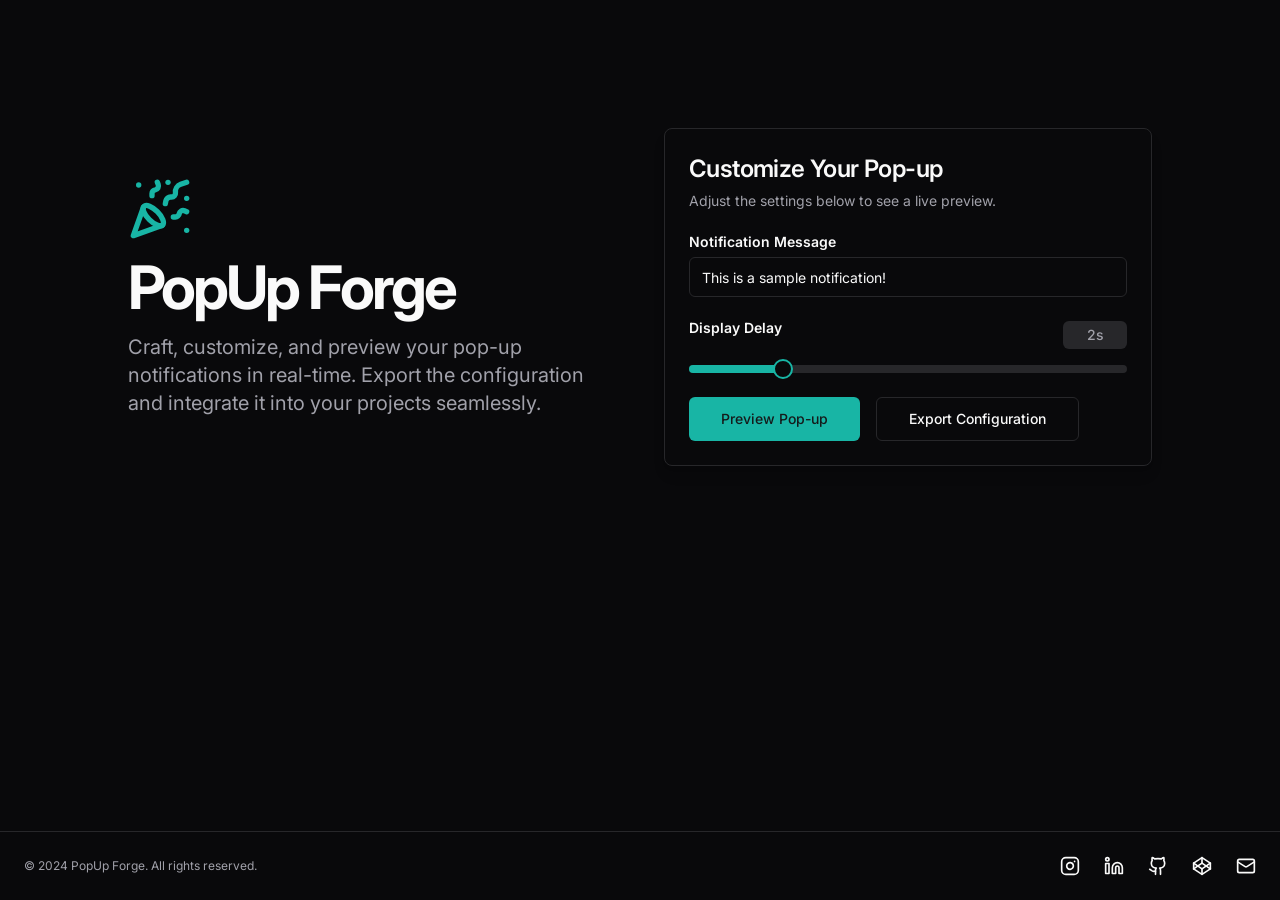
<file: index.html>
<!DOCTYPE html><html lang="en"><head><meta charSet="utf-8"/><meta name="viewport" content="width=device-width, initial-scale=1"/><link rel="stylesheet" href="/_next/static/css/1f546e625f0b1be4.css" data-precedence="next"/><link rel="preload" as="script" fetchPriority="low" href="/_next/static/chunks/webpack-60d835819e29e072.js"/><script src="/_next/static/chunks/4bd1b696-4ad49f259c53d116.js" async=""></script><script src="/_next/static/chunks/684-bbfe0267f30642c5.js" async=""></script><script src="/_next/static/chunks/main-app-c777dd2b097de2ef.js" async=""></script><script src="/_next/static/chunks/953-ff05b79c971ea845.js" async=""></script><script src="/_next/static/chunks/174-5eb8240b5723b1c1.js" async=""></script><script src="/_next/static/chunks/app/layout-72eefaa8c554e6e2.js" async=""></script><script src="/_next/static/chunks/325-f4b0b71ff6b018e4.js" async=""></script><script src="/_next/static/chunks/app/page-fd4b67199dbb5f19.js" async=""></script><link rel="preconnect" href="https://fonts.googleapis.com"/><link rel="preconnect" href="https://fonts.gstatic.com" crossorigin="anonymous"/><link href="https://fonts.googleapis.com/css2?family=Inter&amp;display=swap" rel="stylesheet"/><title>PopUp Forge</title><meta name="description" content="A customizable pop-up notification creator app, designed for previewing website notifications."/><link rel="icon" href="/favicon.ico" type="image/x-icon" sizes="16x16"/><script>document.querySelectorAll('body link[rel="icon"], body link[rel="apple-touch-icon"]').forEach(el => document.head.appendChild(el))</script><script src="/_next/static/chunks/polyfills-42372ed130431b0a.js" noModule=""></script></head><body class="font-body antialiased"><div class="flex min-h-screen w-full flex-col dark"><main class="flex-1"><section class="w-full py-12 md:py-24 lg:py-32"><div class="container px-4 md:px-6"><div class="mx-auto grid max-w-5xl items-center gap-6 lg:grid-cols-2 lg:gap-12"><div class="flex flex-col justify-center space-y-4"><svg xmlns="http://www.w3.org/2000/svg" width="24" height="24" viewBox="0 0 24 24" fill="none" stroke="currentColor" stroke-width="2" stroke-linecap="round" stroke-linejoin="round" class="lucide lucide-party-popper h-16 w-16 text-primary"><path d="M5.8 11.3 2 22l10.7-3.79"></path><path d="M4 3h.01"></path><path d="M22 8h.01"></path><path d="M15 2h.01"></path><path d="M22 20h.01"></path><path d="m22 2-2.24.75a2.9 2.9 0 0 0-1.96 3.12c.1.86-.57 1.63-1.45 1.63h-.38c-.86 0-1.6.6-1.76 1.44L14 10"></path><path d="m22 13-.82-.33c-.86-.34-1.82.2-1.98 1.11c-.11.7-.72 1.22-1.43 1.22H17"></path><path d="m11 2 .33.82c.34.86-.2 1.82-1.11 1.98C9.52 4.9 9 5.52 9 6.23V7"></path><path d="M11 13c1.93 1.93 2.83 4.17 2 5-.83.83-3.07-.07-5-2-1.93-1.93-2.83-4.17-2-5 .83-.83 3.07.07 5 2Z"></path></svg><h1 class="text-4xl font-bold tracking-tighter sm:text-5xl xl:text-6xl/none">PopUp Forge</h1><p class="max-w-[600px] text-muted-foreground md:text-xl">Craft, customize, and preview your pop-up notifications in real-time. Export the configuration and integrate it into your projects seamlessly.</p></div><div class="rounded-lg border bg-card text-card-foreground shadow-lg"><div class="flex flex-col space-y-1.5 p-6"><div class="font-semibold tracking-tight text-2xl">Customize Your Pop-up</div><div class="text-sm text-muted-foreground">Adjust the settings below to see a live preview.</div></div><div class="p-6 pt-0 space-y-6"><div class="grid w-full items-center gap-2"><label class="text-sm leading-none peer-disabled:cursor-not-allowed peer-disabled:opacity-70 font-semibold" for="message">Notification Message</label><input type="text" class="flex h-10 w-full rounded-md border border-input bg-background px-3 py-2 text-base ring-offset-background file:border-0 file:bg-transparent file:text-sm file:font-medium file:text-foreground placeholder:text-muted-foreground focus-visible:outline-none focus-visible:ring-2 focus-visible:ring-ring focus-visible:ring-offset-2 disabled:cursor-not-allowed disabled:opacity-50 md:text-sm" id="message" placeholder="Enter notification text..." value="This is a sample notification!"/></div><div class="grid w-full items-center gap-4"><div class="flex justify-between"><label class="text-sm leading-none peer-disabled:cursor-not-allowed peer-disabled:opacity-70 font-semibold" for="delay">Display Delay</label><span class="w-16 rounded-md bg-muted px-2 py-1 text-center text-sm font-medium text-muted-foreground">2<!-- -->s</span></div><span dir="ltr" data-orientation="horizontal" aria-disabled="false" class="relative flex touch-none select-none items-center w-full" id="delay" style="--radix-slider-thumb-transform:translateX(-50%)"><span data-orientation="horizontal" class="relative h-2 w-full grow overflow-hidden rounded-full bg-secondary"><span data-orientation="horizontal" class="absolute h-full bg-primary" style="left:0%;right:80%"></span></span><span style="transform:var(--radix-slider-thumb-transform);position:absolute;left:calc(0% + 0px)"><span role="slider" aria-valuemin="0" aria-valuemax="10" aria-orientation="horizontal" data-orientation="horizontal" tabindex="0" class="block h-5 w-5 rounded-full border-2 border-primary bg-background ring-offset-background transition-colors focus-visible:outline-none focus-visible:ring-2 focus-visible:ring-ring focus-visible:ring-offset-2 disabled:pointer-events-none disabled:opacity-50" style="display:none" data-radix-collection-item=""></span><input style="display:none"/></span></span></div></div><div class="items-center flex justify-start gap-4 p-6 pt-0"><button class="inline-flex items-center justify-center gap-2 whitespace-nowrap text-sm font-medium ring-offset-background transition-colors focus-visible:outline-none focus-visible:ring-2 focus-visible:ring-ring focus-visible:ring-offset-2 disabled:pointer-events-none disabled:opacity-50 [&amp;_svg]:pointer-events-none [&amp;_svg]:size-4 [&amp;_svg]:shrink-0 bg-primary text-primary-foreground hover:bg-primary/90 h-11 rounded-md px-8">Preview Pop-up</button><button class="inline-flex items-center justify-center gap-2 whitespace-nowrap text-sm font-medium ring-offset-background transition-colors focus-visible:outline-none focus-visible:ring-2 focus-visible:ring-ring focus-visible:ring-offset-2 disabled:pointer-events-none disabled:opacity-50 [&amp;_svg]:pointer-events-none [&amp;_svg]:size-4 [&amp;_svg]:shrink-0 border border-input bg-background hover:bg-accent hover:text-accent-foreground h-11 rounded-md px-8">Export Configuration</button></div></div></div></div></section></main><footer class="flex flex-col gap-2 sm:flex-row py-6 w-full shrink-0 items-center px-4 md:px-6 border-t"><p class="text-xs text-muted-foreground">© 2024 PopUp Forge. All rights reserved.</p><div class="sm:ml-auto flex gap-4 sm:gap-6"><a href="https://www.instagram.com/girish_lade_/" target="_blank" rel="noopener noreferrer" class="text-xs hover:underline underline-offset-4"><svg xmlns="http://www.w3.org/2000/svg" width="24" height="24" viewBox="0 0 24 24" fill="none" stroke="currentColor" stroke-width="2" stroke-linecap="round" stroke-linejoin="round" class="lucide lucide-instagram h-5 w-5 hover:text-primary"><rect width="20" height="20" x="2" y="2" rx="5" ry="5"></rect><path d="M16 11.37A4 4 0 1 1 12.63 8 4 4 0 0 1 16 11.37z"></path><line x1="17.5" x2="17.51" y1="6.5" y2="6.5"></line></svg></a><a href="https://www.linkedin.com/in/girish-lade-075bba201/" target="_blank" rel="noopener noreferrer" class="text-xs hover:underline underline-offset-4"><svg xmlns="http://www.w3.org/2000/svg" width="24" height="24" viewBox="0 0 24 24" fill="none" stroke="currentColor" stroke-width="2" stroke-linecap="round" stroke-linejoin="round" class="lucide lucide-linkedin h-5 w-5 hover:text-primary"><path d="M16 8a6 6 0 0 1 6 6v7h-4v-7a2 2 0 0 0-2-2 2 2 0 0 0-2 2v7h-4v-7a6 6 0 0 1 6-6z"></path><rect width="4" height="12" x="2" y="9"></rect><circle cx="4" cy="4" r="2"></circle></svg></a><a href="https://github.com/girishlade111" target="_blank" rel="noopener noreferrer" class="text-xs hover:underline underline-offset-4"><svg xmlns="http://www.w3.org/2000/svg" width="24" height="24" viewBox="0 0 24 24" fill="none" stroke="currentColor" stroke-width="2" stroke-linecap="round" stroke-linejoin="round" class="lucide lucide-github h-5 w-5 hover:text-primary"><path d="M15 22v-4a4.8 4.8 0 0 0-1-3.5c3 0 6-2 6-5.5.08-1.25-.27-2.48-1-3.5.28-1.15.28-2.35 0-3.5 0 0-1 0-3 1.5-2.64-.5-5.36-.5-8 0C6 2 5 2 5 2c-.3 1.15-.3 2.35 0 3.5A5.403 5.403 0 0 0 4 9c0 3.5 3 5.5 6 5.5-.39.49-.68 1.05-.85 1.65-.17.6-.22 1.23-.15 1.85v4"></path><path d="M9 18c-4.51 2-5-2-7-2"></path></svg></a><a href="https://codepen.io/Girish-Lade-the-looper" target="_blank" rel="noopener noreferrer" class="text-xs hover:underline underline-offset-4"><svg xmlns="http://www.w3.org/2000/svg" width="24" height="24" viewBox="0 0 24 24" fill="none" stroke="currentColor" stroke-width="2" stroke-linecap="round" stroke-linejoin="round" class="lucide lucide-codepen h-5 w-5 hover:text-primary"><polygon points="12 2 22 8.5 22 15.5 12 22 2 15.5 2 8.5 12 2"></polygon><line x1="12" x2="12" y1="22" y2="15.5"></line><polyline points="22 8.5 12 15.5 2 8.5"></polyline><polyline points="2 15.5 12 8.5 22 15.5"></polyline><line x1="12" x2="12" y1="2" y2="8.5"></line></svg></a><a href="mailto:girishlade111@gmail.com" class="text-xs hover:underline underline-offset-4"><svg xmlns="http://www.w3.org/2000/svg" width="24" height="24" viewBox="0 0 24 24" fill="none" stroke="currentColor" stroke-width="2" stroke-linecap="round" stroke-linejoin="round" class="lucide lucide-mail h-5 w-5 hover:text-primary"><rect width="20" height="16" x="2" y="4" rx="2"></rect><path d="m22 7-8.97 5.7a1.94 1.94 0 0 1-2.06 0L2 7"></path></svg></a></div></footer></div><!--$--><!--/$--><!--$--><!--/$--><div role="region" aria-label="Notifications (F8)" tabindex="-1" style="pointer-events:none"><ol tabindex="-1" class="fixed top-0 z-[100] flex max-h-screen w-full flex-col-reverse p-4 sm:bottom-0 sm:right-0 sm:top-auto sm:flex-col md:max-w-[420px]"></ol></div><script src="/_next/static/chunks/webpack-60d835819e29e072.js" async=""></script><script>(self.__next_f=self.__next_f||[]).push([0])</script><script>self.__next_f.push([1,"1:\"$Sreact.fragment\"\n2:I[7555,[],\"\"]\n3:I[1295,[],\"\"]\n4:I[2558,[\"953\",\"static/chunks/953-ff05b79c971ea845.js\",\"174\",\"static/chunks/174-5eb8240b5723b1c1.js\",\"177\",\"static/chunks/app/layout-72eefaa8c554e6e2.js\"],\"Toaster\"]\n5:I[894,[],\"ClientPageRoot\"]\n6:I[4596,[\"953\",\"static/chunks/953-ff05b79c971ea845.js\",\"325\",\"static/chunks/325-f4b0b71ff6b018e4.js\",\"974\",\"static/chunks/app/page-fd4b67199dbb5f19.js\"],\"default\"]\n9:I[9665,[],\"MetadataBoundary\"]\nb:I[9665,[],\"OutletBoundary\"]\ne:I[4911,[],\"AsyncMetadataOutlet\"]\n10:I[9665,[],\"ViewportBoundary\"]\n12:I[6614,[],\"\"]\n:HL[\"/_next/static/css/1f546e625f0b1be4.css\",\"style\"]\n"])</script><script>self.__next_f.push([1,"0:{\"P\":null,\"b\":\"L8crcnRuLRQBDF53UA9oc\",\"p\":\"\",\"c\":[\"\",\"\"],\"i\":false,\"f\":[[[\"\",{\"children\":[\"__PAGE__\",{}]},\"$undefined\",\"$undefined\",true],[\"\",[\"$\",\"$1\",\"c\",{\"children\":[[[\"$\",\"link\",\"0\",{\"rel\":\"stylesheet\",\"href\":\"/_next/static/css/1f546e625f0b1be4.css\",\"precedence\":\"next\",\"crossOrigin\":\"$undefined\",\"nonce\":\"$undefined\"}]],[\"$\",\"html\",null,{\"lang\":\"en\",\"suppressHydrationWarning\":true,\"children\":[[\"$\",\"head\",null,{\"children\":[[\"$\",\"link\",null,{\"rel\":\"preconnect\",\"href\":\"https://fonts.googleapis.com\"}],[\"$\",\"link\",null,{\"rel\":\"preconnect\",\"href\":\"https://fonts.gstatic.com\",\"crossOrigin\":\"anonymous\"}],[\"$\",\"link\",null,{\"href\":\"https://fonts.googleapis.com/css2?family=Inter\u0026display=swap\",\"rel\":\"stylesheet\"}]]}],[\"$\",\"body\",null,{\"className\":\"font-body antialiased\",\"suppressHydrationWarning\":true,\"children\":[[\"$\",\"$L2\",null,{\"parallelRouterKey\":\"children\",\"error\":\"$undefined\",\"errorStyles\":\"$undefined\",\"errorScripts\":\"$undefined\",\"template\":[\"$\",\"$L3\",null,{}],\"templateStyles\":\"$undefined\",\"templateScripts\":\"$undefined\",\"notFound\":[[[\"$\",\"title\",null,{\"children\":\"404: This page could not be found.\"}],[\"$\",\"div\",null,{\"style\":{\"fontFamily\":\"system-ui,\\\"Segoe UI\\\",Roboto,Helvetica,Arial,sans-serif,\\\"Apple Color Emoji\\\",\\\"Segoe UI Emoji\\\"\",\"height\":\"100vh\",\"textAlign\":\"center\",\"display\":\"flex\",\"flexDirection\":\"column\",\"alignItems\":\"center\",\"justifyContent\":\"center\"},\"children\":[\"$\",\"div\",null,{\"children\":[[\"$\",\"style\",null,{\"dangerouslySetInnerHTML\":{\"__html\":\"body{color:#000;background:#fff;margin:0}.next-error-h1{border-right:1px solid rgba(0,0,0,.3)}@media (prefers-color-scheme:dark){body{color:#fff;background:#000}.next-error-h1{border-right:1px solid rgba(255,255,255,.3)}}\"}}],[\"$\",\"h1\",null,{\"className\":\"next-error-h1\",\"style\":{\"display\":\"inline-block\",\"margin\":\"0 20px 0 0\",\"padding\":\"0 23px 0 0\",\"fontSize\":24,\"fontWeight\":500,\"verticalAlign\":\"top\",\"lineHeight\":\"49px\"},\"children\":404}],[\"$\",\"div\",null,{\"style\":{\"display\":\"inline-block\"},\"children\":[\"$\",\"h2\",null,{\"style\":{\"fontSize\":14,\"fontWeight\":400,\"lineHeight\":\"49px\",\"margin\":0},\"children\":\"This page could not be found.\"}]}]]}]}]],[]],\"forbidden\":\"$undefined\",\"unauthorized\":\"$undefined\"}],[\"$\",\"$L4\",null,{}]]}]]}]]}],{\"children\":[\"__PAGE__\",[\"$\",\"$1\",\"c\",{\"children\":[[\"$\",\"$L5\",null,{\"Component\":\"$6\",\"searchParams\":{},\"params\":{},\"promises\":[\"$@7\",\"$@8\"]}],[\"$\",\"$L9\",null,{\"children\":\"$La\"}],null,[\"$\",\"$Lb\",null,{\"children\":[\"$Lc\",\"$Ld\",[\"$\",\"$Le\",null,{\"promise\":\"$@f\"}]]}]]}],{},null,false]},null,false],[\"$\",\"$1\",\"h\",{\"children\":[null,[\"$\",\"$1\",\"_sRw8vEBbhblQ7pggPDAM\",{\"children\":[[\"$\",\"$L10\",null,{\"children\":\"$L11\"}],null]}],null]}],false]],\"m\":\"$undefined\",\"G\":[\"$12\",\"$undefined\"],\"s\":false,\"S\":true}\n"])</script><script>self.__next_f.push([1,"13:\"$Sreact.suspense\"\n14:I[4911,[],\"AsyncMetadata\"]\n7:{}\n8:{}\na:[\"$\",\"$13\",null,{\"fallback\":null,\"children\":[\"$\",\"$L14\",null,{\"promise\":\"$@15\"}]}]\n"])</script><script>self.__next_f.push([1,"d:null\n"])</script><script>self.__next_f.push([1,"11:[[\"$\",\"meta\",\"0\",{\"charSet\":\"utf-8\"}],[\"$\",\"meta\",\"1\",{\"name\":\"viewport\",\"content\":\"width=device-width, initial-scale=1\"}]]\nc:null\n"])</script><script>self.__next_f.push([1,"15:{\"metadata\":[[\"$\",\"title\",\"0\",{\"children\":\"PopUp Forge\"}],[\"$\",\"meta\",\"1\",{\"name\":\"description\",\"content\":\"A customizable pop-up notification creator app, designed for previewing website notifications.\"}],[\"$\",\"link\",\"2\",{\"rel\":\"icon\",\"href\":\"/favicon.ico\",\"type\":\"image/x-icon\",\"sizes\":\"16x16\"}]],\"error\":null,\"digest\":\"$undefined\"}\nf:{\"metadata\":\"$15:metadata\",\"error\":null,\"digest\":\"$undefined\"}\n"])</script></body></html>
</file>
<file: _next/static/css/1f546e625f0b1be4.css>
*,:after,:before{--tw-border-spacing-x:0;--tw-border-spacing-y:0;--tw-translate-x:0;--tw-translate-y:0;--tw-rotate:0;--tw-skew-x:0;--tw-skew-y:0;--tw-scale-x:1;--tw-scale-y:1;--tw-pan-x: ;--tw-pan-y: ;--tw-pinch-zoom: ;--tw-scroll-snap-strictness:proximity;--tw-gradient-from-position: ;--tw-gradient-via-position: ;--tw-gradient-to-position: ;--tw-ordinal: ;--tw-slashed-zero: ;--tw-numeric-figure: ;--tw-numeric-spacing: ;--tw-numeric-fraction: ;--tw-ring-inset: ;--tw-ring-offset-width:0px;--tw-ring-offset-color:#fff;--tw-ring-color:rgb(59 130 246/0.5);--tw-ring-offset-shadow:0 0 #0000;--tw-ring-shadow:0 0 #0000;--tw-shadow:0 0 #0000;--tw-shadow-colored:0 0 #0000;--tw-blur: ;--tw-brightness: ;--tw-contrast: ;--tw-grayscale: ;--tw-hue-rotate: ;--tw-invert: ;--tw-saturate: ;--tw-sepia: ;--tw-drop-shadow: ;--tw-backdrop-blur: ;--tw-backdrop-brightness: ;--tw-backdrop-contrast: ;--tw-backdrop-grayscale: ;--tw-backdrop-hue-rotate: ;--tw-backdrop-invert: ;--tw-backdrop-opacity: ;--tw-backdrop-saturate: ;--tw-backdrop-sepia: ;--tw-contain-size: ;--tw-contain-layout: ;--tw-contain-paint: ;--tw-contain-style: }::backdrop{--tw-border-spacing-x:0;--tw-border-spacing-y:0;--tw-translate-x:0;--tw-translate-y:0;--tw-rotate:0;--tw-skew-x:0;--tw-skew-y:0;--tw-scale-x:1;--tw-scale-y:1;--tw-pan-x: ;--tw-pan-y: ;--tw-pinch-zoom: ;--tw-scroll-snap-strictness:proximity;--tw-gradient-from-position: ;--tw-gradient-via-position: ;--tw-gradient-to-position: ;--tw-ordinal: ;--tw-slashed-zero: ;--tw-numeric-figure: ;--tw-numeric-spacing: ;--tw-numeric-fraction: ;--tw-ring-inset: ;--tw-ring-offset-width:0px;--tw-ring-offset-color:#fff;--tw-ring-color:rgb(59 130 246/0.5);--tw-ring-offset-shadow:0 0 #0000;--tw-ring-shadow:0 0 #0000;--tw-shadow:0 0 #0000;--tw-shadow-colored:0 0 #0000;--tw-blur: ;--tw-brightness: ;--tw-contrast: ;--tw-grayscale: ;--tw-hue-rotate: ;--tw-invert: ;--tw-saturate: ;--tw-sepia: ;--tw-drop-shadow: ;--tw-backdrop-blur: ;--tw-backdrop-brightness: ;--tw-backdrop-contrast: ;--tw-backdrop-grayscale: ;--tw-backdrop-hue-rotate: ;--tw-backdrop-invert: ;--tw-backdrop-opacity: ;--tw-backdrop-saturate: ;--tw-backdrop-sepia: ;--tw-contain-size: ;--tw-contain-layout: ;--tw-contain-paint: ;--tw-contain-style: }/*
! tailwindcss v3.4.17 | MIT License | https://tailwindcss.com
*/*,:after,:before{box-sizing:border-box;border:0 solid #e5e7eb}:after,:before{--tw-content:""}:host,html{line-height:1.5;-webkit-text-size-adjust:100%;-moz-tab-size:4;tab-size:4;font-family:ui-sans-serif,system-ui,sans-serif,Apple Color Emoji,Segoe UI Emoji,Segoe UI Symbol,Noto Color Emoji;font-feature-settings:normal;font-variation-settings:normal;-webkit-tap-highlight-color:transparent}body{margin:0;line-height:inherit}hr{height:0;color:inherit;border-top-width:1px}abbr:where([title]){text-decoration:underline dotted}h1,h2,h3,h4,h5,h6{font-size:inherit;font-weight:inherit}a{color:inherit;text-decoration:inherit}b,strong{font-weight:bolder}code,kbd,pre,samp{font-family:ui-monospace,SFMono-Regular,Menlo,Monaco,Consolas,Liberation Mono,Courier New,monospace;font-feature-settings:normal;font-variation-settings:normal;font-size:1em}small{font-size:80%}sub,sup{font-size:75%;line-height:0;position:relative;vertical-align:baseline}sub{bottom:-.25em}sup{top:-.5em}table{text-indent:0;border-color:inherit;border-collapse:collapse}button,input,optgroup,select,textarea{font-family:inherit;font-feature-settings:inherit;font-variation-settings:inherit;font-size:100%;font-weight:inherit;line-height:inherit;letter-spacing:inherit;color:inherit;margin:0;padding:0}button,select{text-transform:none}button,input:where([type=button]),input:where([type=reset]),input:where([type=submit]){-webkit-appearance:button;background-color:transparent;background-image:none}:-moz-focusring{outline:auto}:-moz-ui-invalid{box-shadow:none}progress{vertical-align:baseline}::-webkit-inner-spin-button,::-webkit-outer-spin-button{height:auto}[type=search]{-webkit-appearance:textfield;outline-offset:-2px}::-webkit-search-decoration{-webkit-appearance:none}::-webkit-file-upload-button{-webkit-appearance:button;font:inherit}summary{display:list-item}blockquote,dd,dl,figure,h1,h2,h3,h4,h5,h6,hr,p,pre{margin:0}fieldset{margin:0}fieldset,legend{padding:0}menu,ol,ul{list-style:none;margin:0;padding:0}dialog{padding:0}textarea{resize:vertical}input::placeholder,textarea::placeholder{opacity:1;color:#9ca3af}[role=button],button{cursor:pointer}:disabled{cursor:default}audio,canvas,embed,iframe,img,object,svg,video{display:block;vertical-align:middle}img,video{max-width:100%;height:auto}[hidden]:where(:not([hidden=until-found])){display:none}:root{--background:240 10% 3.9%;--foreground:0 0% 98%;--card:240 10% 3.9%;--card-foreground:0 0% 98%;--popover:240 10% 3.9%;--popover-foreground:0 0% 98%;--primary:174 76.5% 40.2%;--primary-foreground:180 12% 9.4%;--secondary:240 3.7% 15.9%;--secondary-foreground:0 0% 98%;--muted:240 3.7% 15.9%;--muted-foreground:240 5% 64.9%;--accent:173 44% 50%;--accent-foreground:0 0% 98%;--destructive:0 62.8% 30.6%;--destructive-foreground:0 0% 98%;--border:240 3.7% 15.9%;--input:240 3.7% 15.9%;--ring:174 76.5% 40.2%;--chart-1:12 76% 61%;--chart-2:173 58% 39%;--chart-3:197 37% 24%;--chart-4:43 74% 66%;--chart-5:27 87% 67%;--radius:0.5rem}.dark{--background:240 10% 3.9%;--foreground:0 0% 98%;--card:240 10% 3.9%;--card-foreground:0 0% 98%;--popover:240 10% 3.9%;--popover-foreground:0 0% 98%;--primary:174 76.5% 40.2%;--primary-foreground:180 12% 9.4%;--secondary:240 3.7% 15.9%;--secondary-foreground:0 0% 98%;--muted:240 3.7% 15.9%;--muted-foreground:240 5% 64.9%;--accent:173 44% 50%;--accent-foreground:0 0% 98%;--destructive:0 62.8% 30.6%;--destructive-foreground:0 0% 98%;--border:240 3.7% 15.9%;--input:240 3.7% 15.9%;--ring:174 76.5% 40.2%;--chart-1:220 70% 50%;--chart-2:160 60% 45%;--chart-3:30 80% 55%;--chart-4:280 65% 60%;--chart-5:340 75% 55%}*{border-color:hsl(var(--border))}body{background-color:hsl(var(--background));color:hsl(var(--foreground))}.container{width:100%}@media (min-width:640px){.container{max-width:640px}}@media (min-width:768px){.container{max-width:768px}}@media (min-width:1024px){.container{max-width:1024px}}@media (min-width:1280px){.container{max-width:1280px}}@media (min-width:1536px){.container{max-width:1536px}}.sr-only{position:absolute;width:1px;height:1px;padding:0;margin:-1px;overflow:hidden;clip:rect(0,0,0,0);white-space:nowrap;border-width:0}.pointer-events-none{pointer-events:none}.pointer-events-auto{pointer-events:auto}.invisible{visibility:hidden}.fixed{position:fixed}.absolute{position:absolute}.relative{position:relative}.inset-0{inset:0}.inset-x-0{left:0;right:0}.inset-y-0{top:0;bottom:0}.-bottom-12{bottom:-3rem}.-left-12{left:-3rem}.-right-12{right:-3rem}.-top-12{top:-3rem}.bottom-0{bottom:0}.left-0{left:0}.left-1{left:.25rem}.left-1\/2{left:50%}.left-2{left:.5rem}.left-\[50\%\]{left:50%}.right-0{right:0}.right-1{right:.25rem}.right-2{right:.5rem}.right-3{right:.75rem}.right-4{right:1rem}.top-0{top:0}.top-1\.5{top:.375rem}.top-1\/2{top:50%}.top-2{top:.5rem}.top-3\.5{top:.875rem}.top-4{top:1rem}.top-\[50\%\]{top:50%}.z-10{z-index:10}.z-20{z-index:20}.z-50{z-index:50}.z-\[100\]{z-index:100}.-mx-1{margin-left:-.25rem;margin-right:-.25rem}.mx-2{margin-left:.5rem;margin-right:.5rem}.mx-3\.5{margin-left:.875rem;margin-right:.875rem}.mx-auto{margin-left:auto;margin-right:auto}.my-0\.5{margin-top:.125rem;margin-bottom:.125rem}.my-1{margin-top:.25rem;margin-bottom:.25rem}.-ml-4{margin-left:-1rem}.-mt-4{margin-top:-1rem}.mb-1{margin-bottom:.25rem}.ml-auto{margin-left:auto}.mt-2{margin-top:.5rem}.mt-4{margin-top:1rem}.block{display:block}.flex{display:flex}.inline-flex{display:inline-flex}.table{display:table}.grid{display:grid}.hidden{display:none}.aspect-square{aspect-ratio:1/1}.aspect-video{aspect-ratio:16/9}.size-4{width:1rem;height:1rem}.h-10{height:2.5rem}.h-11{height:2.75rem}.h-12{height:3rem}.h-16{height:4rem}.h-2{height:.5rem}.h-2\.5{height:.625rem}.h-3\.5{height:.875rem}.h-4{height:1rem}.h-5{height:1.25rem}.h-6{height:1.5rem}.h-7{height:1.75rem}.h-8{height:2rem}.h-9{height:2.25rem}.h-\[1px\]{height:1px}.h-\[var\(--radix-select-trigger-height\)\]{height:var(--radix-select-trigger-height)}.h-full{height:100%}.h-px{height:1px}.h-svh{height:100svh}.max-h-96{max-height:24rem}.max-h-screen{max-height:100vh}.min-h-0{min-height:0}.min-h-\[80px\]{min-height:80px}.min-h-screen{min-height:100vh}.min-h-svh{min-height:100svh}.w-0{width:0}.w-1{width:.25rem}.w-10{width:2.5rem}.w-11{width:2.75rem}.w-16{width:4rem}.w-2{width:.5rem}.w-2\.5{width:.625rem}.w-3\.5{width:.875rem}.w-3\/4{width:75%}.w-4{width:1rem}.w-5{width:1.25rem}.w-7{width:1.75rem}.w-72{width:18rem}.w-8{width:2rem}.w-9{width:2.25rem}.w-\[--sidebar-width\]{width:var(--sidebar-width)}.w-\[1px\]{width:1px}.w-auto{width:auto}.w-full{width:100%}.min-w-0{min-width:0}.min-w-5{min-width:1.25rem}.min-w-\[12rem\]{min-width:12rem}.min-w-\[8rem\]{min-width:8rem}.min-w-\[var\(--radix-select-trigger-width\)\]{min-width:var(--radix-select-trigger-width)}.max-w-5xl{max-width:64rem}.max-w-\[--skeleton-width\]{max-width:var(--skeleton-width)}.max-w-\[600px\]{max-width:600px}.max-w-lg{max-width:32rem}.flex-1{flex:1 1 0%}.shrink-0{flex-shrink:0}.grow{flex-grow:1}.grow-0{flex-grow:0}.basis-full{flex-basis:100%}.caption-bottom{caption-side:bottom}.border-collapse{border-collapse:collapse}.-translate-x-1\/2{--tw-translate-x:-50%}.-translate-x-1\/2,.-translate-x-px{transform:translate(var(--tw-translate-x),var(--tw-translate-y)) rotate(var(--tw-rotate)) skewX(var(--tw-skew-x)) skewY(var(--tw-skew-y)) scaleX(var(--tw-scale-x)) scaleY(var(--tw-scale-y))}.-translate-x-px{--tw-translate-x:-1px}.-translate-y-1\/2{--tw-translate-y:-50%}.-translate-y-1\/2,.translate-x-\[-50\%\]{transform:translate(var(--tw-translate-x),var(--tw-translate-y)) rotate(var(--tw-rotate)) skewX(var(--tw-skew-x)) skewY(var(--tw-skew-y)) scaleX(var(--tw-scale-x)) scaleY(var(--tw-scale-y))}.translate-x-\[-50\%\]{--tw-translate-x:-50%}.translate-x-px{--tw-translate-x:1px}.translate-x-px,.translate-y-\[-50\%\]{transform:translate(var(--tw-translate-x),var(--tw-translate-y)) rotate(var(--tw-rotate)) skewX(var(--tw-skew-x)) skewY(var(--tw-skew-y)) scaleX(var(--tw-scale-x)) scaleY(var(--tw-scale-y))}.translate-y-\[-50\%\]{--tw-translate-y:-50%}.rotate-90{--tw-rotate:90deg}.rotate-90,.transform{transform:translate(var(--tw-translate-x),var(--tw-translate-y)) rotate(var(--tw-rotate)) skewX(var(--tw-skew-x)) skewY(var(--tw-skew-y)) scaleX(var(--tw-scale-x)) scaleY(var(--tw-scale-y))}@keyframes pulse{50%{opacity:.5}}.animate-pulse{animation:pulse 2s cubic-bezier(.4,0,.6,1) infinite}.cursor-default{cursor:default}.cursor-pointer{cursor:pointer}.touch-none{touch-action:none}.select-none{user-select:none}.flex-row{flex-direction:row}.flex-col{flex-direction:column}.flex-col-reverse{flex-direction:column-reverse}.flex-wrap{flex-wrap:wrap}.items-start{align-items:flex-start}.items-end{align-items:flex-end}.items-center{align-items:center}.items-stretch{align-items:stretch}.justify-start{justify-content:flex-start}.justify-center{justify-content:center}.justify-between{justify-content:space-between}.gap-1{gap:.25rem}.gap-1\.5{gap:.375rem}.gap-2{gap:.5rem}.gap-4{gap:1rem}.gap-6{gap:1.5rem}.space-x-1>:not([hidden])~:not([hidden]){--tw-space-x-reverse:0;margin-right:calc(.25rem * var(--tw-space-x-reverse));margin-left:calc(.25rem * calc(1 - var(--tw-space-x-reverse)))}.space-x-4>:not([hidden])~:not([hidden]){--tw-space-x-reverse:0;margin-right:calc(1rem * var(--tw-space-x-reverse));margin-left:calc(1rem * calc(1 - var(--tw-space-x-reverse)))}.space-y-0>:not([hidden])~:not([hidden]){--tw-space-y-reverse:0;margin-top:calc(0px * calc(1 - var(--tw-space-y-reverse)));margin-bottom:calc(0px * var(--tw-space-y-reverse))}.space-y-1>:not([hidden])~:not([hidden]){--tw-space-y-reverse:0;margin-top:calc(.25rem * calc(1 - var(--tw-space-y-reverse)));margin-bottom:calc(.25rem * var(--tw-space-y-reverse))}.space-y-1\.5>:not([hidden])~:not([hidden]){--tw-space-y-reverse:0;margin-top:calc(.375rem * calc(1 - var(--tw-space-y-reverse)));margin-bottom:calc(.375rem * var(--tw-space-y-reverse))}.space-y-2>:not([hidden])~:not([hidden]){--tw-space-y-reverse:0;margin-top:calc(.5rem * calc(1 - var(--tw-space-y-reverse)));margin-bottom:calc(.5rem * var(--tw-space-y-reverse))}.space-y-4>:not([hidden])~:not([hidden]){--tw-space-y-reverse:0;margin-top:calc(1rem * calc(1 - var(--tw-space-y-reverse)));margin-bottom:calc(1rem * var(--tw-space-y-reverse))}.space-y-6>:not([hidden])~:not([hidden]){--tw-space-y-reverse:0;margin-top:calc(1.5rem * calc(1 - var(--tw-space-y-reverse)));margin-bottom:calc(1.5rem * var(--tw-space-y-reverse))}.overflow-auto{overflow:auto}.overflow-hidden{overflow:hidden}.overflow-x-auto{overflow-x:auto}.whitespace-nowrap{white-space:nowrap}.rounded-\[2px\]{border-radius:2px}.rounded-\[inherit\]{border-radius:inherit}.rounded-full{border-radius:9999px}.rounded-lg{border-radius:var(--radius)}.rounded-md{border-radius:calc(var(--radius) - 2px)}.rounded-sm{border-radius:calc(var(--radius) - 4px)}.border{border-width:1px}.border-2{border-width:2px}.border-\[1\.5px\]{border-width:1.5px}.border-b{border-bottom-width:1px}.border-l{border-left-width:1px}.border-r{border-right-width:1px}.border-t{border-top-width:1px}.border-dashed{border-style:dashed}.border-\[--color-border\]{border-color:var(--color-border)}.border-border\/50{border-color:hsl(var(--border)/.5)}.border-destructive{border-color:hsl(var(--destructive))}.border-destructive\/50{border-color:hsl(var(--destructive)/.5)}.border-input{border-color:hsl(var(--input))}.border-primary{border-color:hsl(var(--primary))}.border-sidebar-border{border-color:hsl(var(--sidebar-border))}.border-transparent{border-color:transparent}.border-l-transparent{border-left-color:transparent}.border-t-transparent{border-top-color:transparent}.bg-\[--color-bg\]{background-color:var(--color-bg)}.bg-accent{background-color:hsl(var(--accent))}.bg-background{background-color:hsl(var(--background))}.bg-black\/80{background-color:rgb(0 0 0/.8)}.bg-border{background-color:hsl(var(--border))}.bg-card{background-color:hsl(var(--card))}.bg-destructive{background-color:hsl(var(--destructive))}.bg-muted{background-color:hsl(var(--muted))}.bg-muted\/50{background-color:hsl(var(--muted)/.5)}.bg-popover{background-color:hsl(var(--popover))}.bg-primary{background-color:hsl(var(--primary))}.bg-secondary{background-color:hsl(var(--secondary))}.bg-sidebar{background-color:hsl(var(--sidebar-background))}.bg-sidebar-border{background-color:hsl(var(--sidebar-border))}.bg-transparent{background-color:transparent}.fill-current{fill:currentColor}.p-0{padding:0}.p-1{padding:.25rem}.p-2{padding:.5rem}.p-3{padding:.75rem}.p-4{padding:1rem}.p-6{padding:1.5rem}.p-\[1px\]{padding:1px}.px-1{padding-left:.25rem;padding-right:.25rem}.px-2{padding-left:.5rem;padding-right:.5rem}.px-2\.5{padding-left:.625rem;padding-right:.625rem}.px-3{padding-left:.75rem;padding-right:.75rem}.px-4{padding-left:1rem;padding-right:1rem}.px-8{padding-left:2rem;padding-right:2rem}.py-0\.5{padding-top:.125rem;padding-bottom:.125rem}.py-1{padding-top:.25rem;padding-bottom:.25rem}.py-1\.5{padding-top:.375rem;padding-bottom:.375rem}.py-12{padding-top:3rem;padding-bottom:3rem}.py-2{padding-top:.5rem;padding-bottom:.5rem}.py-4{padding-top:1rem;padding-bottom:1rem}.py-6{padding-top:1.5rem;padding-bottom:1.5rem}.pb-2{padding-bottom:.5rem}.pb-3{padding-bottom:.75rem}.pb-4{padding-bottom:1rem}.pl-4{padding-left:1rem}.pl-8{padding-left:2rem}.pr-2{padding-right:.5rem}.pr-8{padding-right:2rem}.pt-0{padding-top:0}.pt-1{padding-top:.25rem}.pt-3{padding-top:.75rem}.pt-4{padding-top:1rem}.text-left{text-align:left}.text-center{text-align:center}.align-middle{vertical-align:middle}.font-body{font-family:Inter,sans-serif}.font-code{font-family:monospace}.font-mono{font-family:ui-monospace,SFMono-Regular,Menlo,Monaco,Consolas,Liberation Mono,Courier New,monospace}.text-2xl{font-size:1.5rem;line-height:2rem}.text-4xl{font-size:2.25rem;line-height:2.5rem}.text-\[0\.8rem\]{font-size:.8rem}.text-base{font-size:1rem;line-height:1.5rem}.text-lg{font-size:1.125rem;line-height:1.75rem}.text-sm{font-size:.875rem;line-height:1.25rem}.text-xs{font-size:.75rem;line-height:1rem}.font-bold{font-weight:700}.font-medium{font-weight:500}.font-normal{font-weight:400}.font-semibold{font-weight:600}.tabular-nums{--tw-numeric-spacing:tabular-nums;font-variant-numeric:var(--tw-ordinal) var(--tw-slashed-zero) var(--tw-numeric-figure) var(--tw-numeric-spacing) var(--tw-numeric-fraction)}.leading-none{line-height:1}.tracking-tight{letter-spacing:-.025em}.tracking-tighter{letter-spacing:-.05em}.tracking-widest{letter-spacing:.1em}.text-accent-foreground{color:hsl(var(--accent-foreground))}.text-card-foreground{color:hsl(var(--card-foreground))}.text-current{color:currentColor}.text-destructive{color:hsl(var(--destructive))}.text-destructive-foreground{color:hsl(var(--destructive-foreground))}.text-foreground{color:hsl(var(--foreground))}.text-foreground\/50{color:hsl(var(--foreground)/.5)}.text-muted-foreground{color:hsl(var(--muted-foreground))}.text-popover-foreground{color:hsl(var(--popover-foreground))}.text-primary{color:hsl(var(--primary))}.text-primary-foreground{color:hsl(var(--primary-foreground))}.text-secondary-foreground{color:hsl(var(--secondary-foreground))}.text-sidebar-foreground{color:hsl(var(--sidebar-foreground))}.text-sidebar-foreground\/70{color:hsl(var(--sidebar-foreground)/.7)}.underline-offset-4{text-underline-offset:4px}.antialiased{-webkit-font-smoothing:antialiased;-moz-osx-font-smoothing:grayscale}.opacity-0{opacity:0}.opacity-50{opacity:.5}.opacity-60{opacity:.6}.opacity-70{opacity:.7}.opacity-90{opacity:.9}.shadow-\[0_0_0_1px_hsl\(var\(--sidebar-border\)\)\]{--tw-shadow:0 0 0 1px hsl(var(--sidebar-border));--tw-shadow-colored:0 0 0 1px var(--tw-shadow-color)}.shadow-\[0_0_0_1px_hsl\(var\(--sidebar-border\)\)\],.shadow-lg{box-shadow:var(--tw-ring-offset-shadow,0 0 #0000),var(--tw-ring-shadow,0 0 #0000),var(--tw-shadow)}.shadow-lg{--tw-shadow:0 10px 15px -3px rgb(0 0 0/0.1),0 4px 6px -4px rgb(0 0 0/0.1);--tw-shadow-colored:0 10px 15px -3px var(--tw-shadow-color),0 4px 6px -4px var(--tw-shadow-color)}.shadow-md{--tw-shadow:0 4px 6px -1px rgb(0 0 0/0.1),0 2px 4px -2px rgb(0 0 0/0.1);--tw-shadow-colored:0 4px 6px -1px var(--tw-shadow-color),0 2px 4px -2px var(--tw-shadow-color)}.shadow-md,.shadow-none{box-shadow:var(--tw-ring-offset-shadow,0 0 #0000),var(--tw-ring-shadow,0 0 #0000),var(--tw-shadow)}.shadow-none{--tw-shadow:0 0 #0000;--tw-shadow-colored:0 0 #0000}.shadow-sm{--tw-shadow:0 1px 2px 0 rgb(0 0 0/0.05);--tw-shadow-colored:0 1px 2px 0 var(--tw-shadow-color)}.shadow-sm,.shadow-xl{box-shadow:var(--tw-ring-offset-shadow,0 0 #0000),var(--tw-ring-shadow,0 0 #0000),var(--tw-shadow)}.shadow-xl{--tw-shadow:0 20px 25px -5px rgb(0 0 0/0.1),0 8px 10px -6px rgb(0 0 0/0.1);--tw-shadow-colored:0 20px 25px -5px var(--tw-shadow-color),0 8px 10px -6px var(--tw-shadow-color)}.outline-none{outline:2px solid transparent;outline-offset:2px}.outline{outline-style:solid}.ring-0{--tw-ring-offset-shadow:var(--tw-ring-inset) 0 0 0 var(--tw-ring-offset-width) var(--tw-ring-offset-color);--tw-ring-shadow:var(--tw-ring-inset) 0 0 0 calc(0px + var(--tw-ring-offset-width)) var(--tw-ring-color);box-shadow:var(--tw-ring-offset-shadow),var(--tw-ring-shadow),var(--tw-shadow,0 0 #0000)}.ring-sidebar-ring{--tw-ring-color:hsl(var(--sidebar-ring))}.ring-offset-background{--tw-ring-offset-color:hsl(var(--background))}.filter{filter:var(--tw-blur) var(--tw-brightness) var(--tw-contrast) var(--tw-grayscale) var(--tw-hue-rotate) var(--tw-invert) var(--tw-saturate) var(--tw-sepia) var(--tw-drop-shadow)}.transition{transition-property:color,background-color,border-color,text-decoration-color,fill,stroke,opacity,box-shadow,transform,filter,backdrop-filter;transition-timing-function:cubic-bezier(.4,0,.2,1);transition-duration:.15s}.transition-\[left\2c right\2c width\]{transition-property:left,right,width;transition-timing-function:cubic-bezier(.4,0,.2,1);transition-duration:.15s}.transition-\[margin\2c opa\]{transition-property:margin,opa;transition-timing-function:cubic-bezier(.4,0,.2,1);transition-duration:.15s}.transition-\[width\2c height\2c padding\]{transition-property:width,height,padding;transition-timing-function:cubic-bezier(.4,0,.2,1);transition-duration:.15s}.transition-\[width\]{transition-property:width;transition-timing-function:cubic-bezier(.4,0,.2,1);transition-duration:.15s}.transition-all{transition-property:all;transition-timing-function:cubic-bezier(.4,0,.2,1);transition-duration:.15s}.transition-colors{transition-property:color,background-color,border-color,text-decoration-color,fill,stroke;transition-timing-function:cubic-bezier(.4,0,.2,1);transition-duration:.15s}.transition-opacity{transition-property:opacity;transition-timing-function:cubic-bezier(.4,0,.2,1);transition-duration:.15s}.transition-transform{transition-property:transform;transition-timing-function:cubic-bezier(.4,0,.2,1);transition-duration:.15s}.duration-200{transition-duration:.2s}.ease-in-out{transition-timing-function:cubic-bezier(.4,0,.2,1)}.ease-linear{transition-timing-function:linear}@keyframes enter{0%{opacity:var(--tw-enter-opacity,1);transform:translate3d(var(--tw-enter-translate-x,0),var(--tw-enter-translate-y,0),0) scale3d(var(--tw-enter-scale,1),var(--tw-enter-scale,1),var(--tw-enter-scale,1)) rotate(var(--tw-enter-rotate,0))}}@keyframes exit{to{opacity:var(--tw-exit-opacity,1);transform:translate3d(var(--tw-exit-translate-x,0),var(--tw-exit-translate-y,0),0) scale3d(var(--tw-exit-scale,1),var(--tw-exit-scale,1),var(--tw-exit-scale,1)) rotate(var(--tw-exit-rotate,0))}}.animate-in{animation-name:enter;animation-duration:.15s;--tw-enter-opacity:initial;--tw-enter-scale:initial;--tw-enter-rotate:initial;--tw-enter-translate-x:initial;--tw-enter-translate-y:initial}.fade-in-0{--tw-enter-opacity:0}.zoom-in-95{--tw-enter-scale:.95}.duration-200{animation-duration:.2s}.ease-in-out{animation-timing-function:cubic-bezier(.4,0,.2,1)}.ease-linear{animation-timing-function:linear}.file\:border-0::file-selector-button{border-width:0}.file\:bg-transparent::file-selector-button{background-color:transparent}.file\:text-sm::file-selector-button{font-size:.875rem;line-height:1.25rem}.file\:font-medium::file-selector-button{font-weight:500}.file\:text-foreground::file-selector-button{color:hsl(var(--foreground))}.placeholder\:text-muted-foreground::placeholder{color:hsl(var(--muted-foreground))}.after\:absolute:after{content:var(--tw-content);position:absolute}.after\:-inset-2:after{content:var(--tw-content);inset:-.5rem}.after\:inset-y-0:after{content:var(--tw-content);top:0;bottom:0}.after\:left-1\/2:after{content:var(--tw-content);left:50%}.after\:w-\[2px\]:after{content:var(--tw-content);width:2px}.focus-within\:relative:focus-within{position:relative}.focus-within\:z-20:focus-within{z-index:20}.hover\:bg-accent:hover{background-color:hsl(var(--accent))}.hover\:bg-destructive\/80:hover{background-color:hsl(var(--destructive)/.8)}.hover\:bg-destructive\/90:hover{background-color:hsl(var(--destructive)/.9)}.hover\:bg-muted\/50:hover{background-color:hsl(var(--muted)/.5)}.hover\:bg-primary:hover{background-color:hsl(var(--primary))}.hover\:bg-primary\/80:hover{background-color:hsl(var(--primary)/.8)}.hover\:bg-primary\/90:hover{background-color:hsl(var(--primary)/.9)}.hover\:bg-secondary:hover{background-color:hsl(var(--secondary))}.hover\:bg-secondary\/80:hover{background-color:hsl(var(--secondary)/.8)}.hover\:bg-sidebar-accent:hover{background-color:hsl(var(--sidebar-accent))}.hover\:text-accent-foreground:hover{color:hsl(var(--accent-foreground))}.hover\:text-foreground:hover{color:hsl(var(--foreground))}.hover\:text-primary:hover{color:hsl(var(--primary))}.hover\:text-primary-foreground:hover{color:hsl(var(--primary-foreground))}.hover\:text-sidebar-accent-foreground:hover{color:hsl(var(--sidebar-accent-foreground))}.hover\:underline:hover{text-decoration-line:underline}.hover\:opacity-100:hover{opacity:1}.hover\:shadow-\[0_0_0_1px_hsl\(var\(--sidebar-accent\)\)\]:hover{--tw-shadow:0 0 0 1px hsl(var(--sidebar-accent));--tw-shadow-colored:0 0 0 1px var(--tw-shadow-color);box-shadow:var(--tw-ring-offset-shadow,0 0 #0000),var(--tw-ring-shadow,0 0 #0000),var(--tw-shadow)}.hover\:after\:bg-sidebar-border:hover:after{content:var(--tw-content);background-color:hsl(var(--sidebar-border))}.focus\:bg-accent:focus{background-color:hsl(var(--accent))}.focus\:bg-primary:focus{background-color:hsl(var(--primary))}.focus\:text-accent-foreground:focus{color:hsl(var(--accent-foreground))}.focus\:text-primary-foreground:focus{color:hsl(var(--primary-foreground))}.focus\:opacity-100:focus{opacity:1}.focus\:outline-none:focus{outline:2px solid transparent;outline-offset:2px}.focus\:ring-2:focus{--tw-ring-offset-shadow:var(--tw-ring-inset) 0 0 0 var(--tw-ring-offset-width) var(--tw-ring-offset-color);--tw-ring-shadow:var(--tw-ring-inset) 0 0 0 calc(2px + var(--tw-ring-offset-width)) var(--tw-ring-color);box-shadow:var(--tw-ring-offset-shadow),var(--tw-ring-shadow),var(--tw-shadow,0 0 #0000)}.focus\:ring-ring:focus{--tw-ring-color:hsl(var(--ring))}.focus\:ring-offset-2:focus{--tw-ring-offset-width:2px}.focus-visible\:outline-none:focus-visible{outline:2px solid transparent;outline-offset:2px}.focus-visible\:ring-2:focus-visible{--tw-ring-offset-shadow:var(--tw-ring-inset) 0 0 0 var(--tw-ring-offset-width) var(--tw-ring-offset-color);--tw-ring-shadow:var(--tw-ring-inset) 0 0 0 calc(2px + var(--tw-ring-offset-width)) var(--tw-ring-color);box-shadow:var(--tw-ring-offset-shadow),var(--tw-ring-shadow),var(--tw-shadow,0 0 #0000)}.focus-visible\:ring-ring:focus-visible{--tw-ring-color:hsl(var(--ring))}.focus-visible\:ring-sidebar-ring:focus-visible{--tw-ring-color:hsl(var(--sidebar-ring))}.focus-visible\:ring-offset-2:focus-visible{--tw-ring-offset-width:2px}.focus-visible\:ring-offset-background:focus-visible{--tw-ring-offset-color:hsl(var(--background))}.active\:bg-sidebar-accent:active{background-color:hsl(var(--sidebar-accent))}.active\:text-sidebar-accent-foreground:active{color:hsl(var(--sidebar-accent-foreground))}.disabled\:pointer-events-none:disabled{pointer-events:none}.disabled\:cursor-not-allowed:disabled{cursor:not-allowed}.disabled\:opacity-50:disabled{opacity:.5}.group\/menu-item:focus-within .group-focus-within\/menu-item\:opacity-100{opacity:1}.group:hover .group-hover\:opacity-100,.group\/menu-item:hover .group-hover\/menu-item\:opacity-100{opacity:1}.group.destructive .group-\[\.destructive\]\:border-muted\/40{border-color:hsl(var(--muted)/.4)}.group.destructive .group-\[\.destructive\]\:text-red-300{--tw-text-opacity:1;color:rgb(252 165 165/var(--tw-text-opacity,1))}.group.destructive .group-\[\.destructive\]\:hover\:border-destructive\/30:hover{border-color:hsl(var(--destructive)/.3)}.group.destructive .group-\[\.destructive\]\:hover\:bg-destructive:hover{background-color:hsl(var(--destructive))}.group.destructive .group-\[\.destructive\]\:hover\:text-destructive-foreground:hover{color:hsl(var(--destructive-foreground))}.group.destructive .group-\[\.destructive\]\:hover\:text-red-50:hover{--tw-text-opacity:1;color:rgb(254 242 242/var(--tw-text-opacity,1))}.group.destructive .group-\[\.destructive\]\:focus\:ring-destructive:focus{--tw-ring-color:hsl(var(--destructive))}.group.destructive .group-\[\.destructive\]\:focus\:ring-red-400:focus{--tw-ring-opacity:1;--tw-ring-color:rgb(248 113 113/var(--tw-ring-opacity,1))}.group.destructive .group-\[\.destructive\]\:focus\:ring-offset-red-600:focus{--tw-ring-offset-color:#dc2626}.peer\/menu-button:hover~.peer-hover\/menu-button\:text-sidebar-accent-foreground{color:hsl(var(--sidebar-accent-foreground))}.peer:disabled~.peer-disabled\:cursor-not-allowed{cursor:not-allowed}.peer:disabled~.peer-disabled\:opacity-70{opacity:.7}.has-\[\[data-variant\=inset\]\]\:bg-sidebar:has([data-variant=inset]){background-color:hsl(var(--sidebar-background))}.group\/menu-item:has([data-sidebar=menu-action]) .group-has-\[\[data-sidebar\=menu-action\]\]\/menu-item\:pr-8{padding-right:2rem}.aria-disabled\:pointer-events-none[aria-disabled=true]{pointer-events:none}.aria-disabled\:opacity-50[aria-disabled=true]{opacity:.5}.aria-selected\:bg-accent[aria-selected=true]{background-color:hsl(var(--accent))}.aria-selected\:bg-accent\/50[aria-selected=true]{background-color:hsl(var(--accent)/.5)}.aria-selected\:text-accent-foreground[aria-selected=true]{color:hsl(var(--accent-foreground))}.aria-selected\:text-muted-foreground[aria-selected=true]{color:hsl(var(--muted-foreground))}.aria-selected\:opacity-100[aria-selected=true]{opacity:1}.data-\[disabled\]\:pointer-events-none[data-disabled]{pointer-events:none}.data-\[side\=bottom\]\:translate-y-1[data-side=bottom]{--tw-translate-y:0.25rem}.data-\[side\=bottom\]\:translate-y-1[data-side=bottom],.data-\[side\=left\]\:-translate-x-1[data-side=left]{transform:translate(var(--tw-translate-x),var(--tw-translate-y)) rotate(var(--tw-rotate)) skewX(var(--tw-skew-x)) skewY(var(--tw-skew-y)) scaleX(var(--tw-scale-x)) scaleY(var(--tw-scale-y))}.data-\[side\=left\]\:-translate-x-1[data-side=left]{--tw-translate-x:-0.25rem}.data-\[side\=right\]\:translate-x-1[data-side=right]{--tw-translate-x:0.25rem}.data-\[side\=right\]\:translate-x-1[data-side=right],.data-\[side\=top\]\:-translate-y-1[data-side=top]{transform:translate(var(--tw-translate-x),var(--tw-translate-y)) rotate(var(--tw-rotate)) skewX(var(--tw-skew-x)) skewY(var(--tw-skew-y)) scaleX(var(--tw-scale-x)) scaleY(var(--tw-scale-y))}.data-\[side\=top\]\:-translate-y-1[data-side=top]{--tw-translate-y:-0.25rem}.data-\[state\=checked\]\:translate-x-5[data-state=checked]{--tw-translate-x:1.25rem;transform:translate(var(--tw-translate-x),var(--tw-translate-y)) rotate(var(--tw-rotate)) skewX(var(--tw-skew-x)) skewY(var(--tw-skew-y)) scaleX(var(--tw-scale-x)) scaleY(var(--tw-scale-y))}.data-\[state\=unchecked\]\:translate-x-0[data-state=unchecked],.data-\[swipe\=cancel\]\:translate-x-0[data-swipe=cancel]{--tw-translate-x:0px;transform:translate(var(--tw-translate-x),var(--tw-translate-y)) rotate(var(--tw-rotate)) skewX(var(--tw-skew-x)) skewY(var(--tw-skew-y)) scaleX(var(--tw-scale-x)) scaleY(var(--tw-scale-y))}.data-\[swipe\=end\]\:translate-x-\[var\(--radix-toast-swipe-end-x\)\][data-swipe=end]{--tw-translate-x:var(--radix-toast-swipe-end-x)}.data-\[swipe\=end\]\:translate-x-\[var\(--radix-toast-swipe-end-x\)\][data-swipe=end],.data-\[swipe\=move\]\:translate-x-\[var\(--radix-toast-swipe-move-x\)\][data-swipe=move]{transform:translate(var(--tw-translate-x),var(--tw-translate-y)) rotate(var(--tw-rotate)) skewX(var(--tw-skew-x)) skewY(var(--tw-skew-y)) scaleX(var(--tw-scale-x)) scaleY(var(--tw-scale-y))}.data-\[swipe\=move\]\:translate-x-\[var\(--radix-toast-swipe-move-x\)\][data-swipe=move]{--tw-translate-x:var(--radix-toast-swipe-move-x)}@keyframes accordion-up{0%{height:var(--radix-accordion-content-height)}to{height:0}}.data-\[state\=closed\]\:animate-accordion-up[data-state=closed]{animation:accordion-up .2s ease-out}@keyframes accordion-down{0%{height:0}to{height:var(--radix-accordion-content-height)}}.data-\[state\=open\]\:animate-accordion-down[data-state=open]{animation:accordion-down .2s ease-out}.data-\[active\=true\]\:bg-sidebar-accent[data-active=true]{background-color:hsl(var(--sidebar-accent))}.data-\[state\=active\]\:bg-background[data-state=active]{background-color:hsl(var(--background))}.data-\[state\=checked\]\:bg-primary[data-state=checked]{background-color:hsl(var(--primary))}.data-\[state\=open\]\:bg-accent[data-state=open]{background-color:hsl(var(--accent))}.data-\[state\=open\]\:bg-secondary[data-state=open]{background-color:hsl(var(--secondary))}.data-\[state\=selected\]\:bg-muted[data-state=selected]{background-color:hsl(var(--muted))}.data-\[state\=unchecked\]\:bg-input[data-state=unchecked]{background-color:hsl(var(--input))}.data-\[active\=true\]\:font-medium[data-active=true]{font-weight:500}.data-\[active\=true\]\:text-sidebar-accent-foreground[data-active=true]{color:hsl(var(--sidebar-accent-foreground))}.data-\[state\=active\]\:text-foreground[data-state=active]{color:hsl(var(--foreground))}.data-\[state\=checked\]\:text-primary-foreground[data-state=checked]{color:hsl(var(--primary-foreground))}.data-\[state\=open\]\:text-accent-foreground[data-state=open]{color:hsl(var(--accent-foreground))}.data-\[state\=open\]\:text-muted-foreground[data-state=open]{color:hsl(var(--muted-foreground))}.data-\[disabled\]\:opacity-50[data-disabled]{opacity:.5}.data-\[state\=open\]\:opacity-100[data-state=open]{opacity:1}.data-\[state\=active\]\:shadow-sm[data-state=active]{--tw-shadow:0 1px 2px 0 rgb(0 0 0/0.05);--tw-shadow-colored:0 1px 2px 0 var(--tw-shadow-color);box-shadow:var(--tw-ring-offset-shadow,0 0 #0000),var(--tw-ring-shadow,0 0 #0000),var(--tw-shadow)}.data-\[swipe\=move\]\:transition-none[data-swipe=move]{transition-property:none}.data-\[state\=closed\]\:duration-300[data-state=closed]{transition-duration:.3s}.data-\[state\=open\]\:duration-500[data-state=open]{transition-duration:.5s}.data-\[state\=open\]\:animate-in[data-state=open]{animation-name:enter;animation-duration:.15s;--tw-enter-opacity:initial;--tw-enter-scale:initial;--tw-enter-rotate:initial;--tw-enter-translate-x:initial;--tw-enter-translate-y:initial}.data-\[state\=closed\]\:animate-out[data-state=closed],.data-\[swipe\=end\]\:animate-out[data-swipe=end]{animation-name:exit;animation-duration:.15s;--tw-exit-opacity:initial;--tw-exit-scale:initial;--tw-exit-rotate:initial;--tw-exit-translate-x:initial;--tw-exit-translate-y:initial}.data-\[state\=closed\]\:fade-out-0[data-state=closed]{--tw-exit-opacity:0}.data-\[state\=closed\]\:fade-out-80[data-state=closed]{--tw-exit-opacity:0.8}.data-\[state\=open\]\:fade-in-0[data-state=open]{--tw-enter-opacity:0}.data-\[state\=closed\]\:zoom-out-95[data-state=closed]{--tw-exit-scale:.95}.data-\[state\=open\]\:zoom-in-95[data-state=open]{--tw-enter-scale:.95}.data-\[side\=bottom\]\:slide-in-from-top-2[data-side=bottom]{--tw-enter-translate-y:-0.5rem}.data-\[side\=left\]\:slide-in-from-right-2[data-side=left]{--tw-enter-translate-x:0.5rem}.data-\[side\=right\]\:slide-in-from-left-2[data-side=right]{--tw-enter-translate-x:-0.5rem}.data-\[side\=top\]\:slide-in-from-bottom-2[data-side=top]{--tw-enter-translate-y:0.5rem}.data-\[state\=closed\]\:slide-out-to-bottom[data-state=closed]{--tw-exit-translate-y:100%}.data-\[state\=closed\]\:slide-out-to-left[data-state=closed]{--tw-exit-translate-x:-100%}.data-\[state\=closed\]\:slide-out-to-left-1\/2[data-state=closed]{--tw-exit-translate-x:-50%}.data-\[state\=closed\]\:slide-out-to-right-full[data-state=closed],.data-\[state\=closed\]\:slide-out-to-right[data-state=closed]{--tw-exit-translate-x:100%}.data-\[state\=closed\]\:slide-out-to-top[data-state=closed]{--tw-exit-translate-y:-100%}.data-\[state\=closed\]\:slide-out-to-top-\[48\%\][data-state=closed]{--tw-exit-translate-y:-48%}.data-\[state\=open\]\:slide-in-from-bottom[data-state=open]{--tw-enter-translate-y:100%}.data-\[state\=open\]\:slide-in-from-left[data-state=open]{--tw-enter-translate-x:-100%}.data-\[state\=open\]\:slide-in-from-left-1\/2[data-state=open]{--tw-enter-translate-x:-50%}.data-\[state\=open\]\:slide-in-from-right[data-state=open]{--tw-enter-translate-x:100%}.data-\[state\=open\]\:slide-in-from-top[data-state=open]{--tw-enter-translate-y:-100%}.data-\[state\=open\]\:slide-in-from-top-\[48\%\][data-state=open]{--tw-enter-translate-y:-48%}.data-\[state\=open\]\:slide-in-from-top-full[data-state=open]{--tw-enter-translate-y:-100%}.data-\[state\=closed\]\:duration-300[data-state=closed]{animation-duration:.3s}.data-\[state\=open\]\:duration-500[data-state=open]{animation-duration:.5s}.data-\[state\=open\]\:hover\:bg-sidebar-accent:hover[data-state=open]{background-color:hsl(var(--sidebar-accent))}.data-\[state\=open\]\:hover\:text-sidebar-accent-foreground:hover[data-state=open]{color:hsl(var(--sidebar-accent-foreground))}.group[data-collapsible=offcanvas] .group-data-\[collapsible\=offcanvas\]\:left-\[calc\(var\(--sidebar-width\)\*-1\)\]{left:calc(var(--sidebar-width) * -1)}.group[data-collapsible=offcanvas] .group-data-\[collapsible\=offcanvas\]\:right-\[calc\(var\(--sidebar-width\)\*-1\)\]{right:calc(var(--sidebar-width) * -1)}.group[data-side=left] .group-data-\[side\=left\]\:-right-4{right:-1rem}.group[data-side=right] .group-data-\[side\=right\]\:left-0{left:0}.group[data-collapsible=icon] .group-data-\[collapsible\=icon\]\:-mt-8{margin-top:-2rem}.group[data-collapsible=icon] .group-data-\[collapsible\=icon\]\:hidden{display:none}.group[data-collapsible=icon] .group-data-\[collapsible\=icon\]\:\!size-8{width:2rem!important;height:2rem!important}.group[data-collapsible=icon] .group-data-\[collapsible\=icon\]\:w-\[--sidebar-width-icon\]{width:var(--sidebar-width-icon)}.group[data-collapsible=icon] .group-data-\[collapsible\=icon\]\:w-\[calc\(var\(--sidebar-width-icon\)_\+_theme\(spacing\.4\)\)\]{width:calc(var(--sidebar-width-icon) + 1rem)}.group[data-collapsible=icon] .group-data-\[collapsible\=icon\]\:w-\[calc\(var\(--sidebar-width-icon\)_\+_theme\(spacing\.4\)_\+2px\)\]{width:calc(var(--sidebar-width-icon) + 1rem + 2px)}.group[data-collapsible=offcanvas] .group-data-\[collapsible\=offcanvas\]\:w-0{width:0}.group[data-collapsible=offcanvas] .group-data-\[collapsible\=offcanvas\]\:translate-x-0{--tw-translate-x:0px}.group[data-collapsible=offcanvas] .group-data-\[collapsible\=offcanvas\]\:translate-x-0,.group[data-side=right] .group-data-\[side\=right\]\:rotate-180{transform:translate(var(--tw-translate-x),var(--tw-translate-y)) rotate(var(--tw-rotate)) skewX(var(--tw-skew-x)) skewY(var(--tw-skew-y)) scaleX(var(--tw-scale-x)) scaleY(var(--tw-scale-y))}.group[data-side=right] .group-data-\[side\=right\]\:rotate-180{--tw-rotate:180deg}.group[data-collapsible=icon] .group-data-\[collapsible\=icon\]\:overflow-hidden{overflow:hidden}.group[data-variant=floating] .group-data-\[variant\=floating\]\:rounded-lg{border-radius:var(--radius)}.group[data-variant=floating] .group-data-\[variant\=floating\]\:border{border-width:1px}.group[data-side=left] .group-data-\[side\=left\]\:border-r{border-right-width:1px}.group[data-side=right] .group-data-\[side\=right\]\:border-l{border-left-width:1px}.group[data-variant=floating] .group-data-\[variant\=floating\]\:border-sidebar-border{border-color:hsl(var(--sidebar-border))}.group[data-collapsible=icon] .group-data-\[collapsible\=icon\]\:\!p-0{padding:0!important}.group[data-collapsible=icon] .group-data-\[collapsible\=icon\]\:\!p-2{padding:.5rem!important}.group[data-collapsible=icon] .group-data-\[collapsible\=icon\]\:opacity-0{opacity:0}.group[data-variant=floating] .group-data-\[variant\=floating\]\:shadow{--tw-shadow:0 1px 3px 0 rgb(0 0 0/0.1),0 1px 2px -1px rgb(0 0 0/0.1);--tw-shadow-colored:0 1px 3px 0 var(--tw-shadow-color),0 1px 2px -1px var(--tw-shadow-color);box-shadow:var(--tw-ring-offset-shadow,0 0 #0000),var(--tw-ring-shadow,0 0 #0000),var(--tw-shadow)}.group[data-collapsible=offcanvas] .group-data-\[collapsible\=offcanvas\]\:after\:left-full:after{content:var(--tw-content);left:100%}.group[data-collapsible=offcanvas] .group-data-\[collapsible\=offcanvas\]\:hover\:bg-sidebar:hover{background-color:hsl(var(--sidebar-background))}.peer\/menu-button[data-size=default]~.peer-data-\[size\=default\]\/menu-button\:top-1\.5{top:.375rem}.peer\/menu-button[data-size=lg]~.peer-data-\[size\=lg\]\/menu-button\:top-2\.5{top:.625rem}.peer\/menu-button[data-size=sm]~.peer-data-\[size\=sm\]\/menu-button\:top-1{top:.25rem}.peer[data-variant=inset]~.peer-data-\[variant\=inset\]\:min-h-\[calc\(100svh-theme\(spacing\.4\)\)\]{min-height:calc(100svh - 1rem)}.peer\/menu-button[data-active=true]~.peer-data-\[active\=true\]\/menu-button\:text-sidebar-accent-foreground{color:hsl(var(--sidebar-accent-foreground))}.dark\:border-destructive:is(.dark *){border-color:hsl(var(--destructive))}@media (min-width:640px){.sm\:bottom-0{bottom:0}.sm\:right-0{right:0}.sm\:top-auto{top:auto}.sm\:ml-auto{margin-left:auto}.sm\:mt-0{margin-top:0}.sm\:flex{display:flex}.sm\:max-w-sm{max-width:24rem}.sm\:flex-row{flex-direction:row}.sm\:flex-col{flex-direction:column}.sm\:justify-end{justify-content:flex-end}.sm\:gap-6{gap:1.5rem}.sm\:space-x-2>:not([hidden])~:not([hidden]){--tw-space-x-reverse:0;margin-right:calc(.5rem * var(--tw-space-x-reverse));margin-left:calc(.5rem * calc(1 - var(--tw-space-x-reverse)))}.sm\:space-x-4>:not([hidden])~:not([hidden]){--tw-space-x-reverse:0;margin-right:calc(1rem * var(--tw-space-x-reverse));margin-left:calc(1rem * calc(1 - var(--tw-space-x-reverse)))}.sm\:space-y-0>:not([hidden])~:not([hidden]){--tw-space-y-reverse:0;margin-top:calc(0px * calc(1 - var(--tw-space-y-reverse)));margin-bottom:calc(0px * var(--tw-space-y-reverse))}.sm\:rounded-lg{border-radius:var(--radius)}.sm\:text-left{text-align:left}.sm\:text-5xl{font-size:3rem;line-height:1}.data-\[state\=open\]\:sm\:slide-in-from-bottom-full[data-state=open]{--tw-enter-translate-y:100%}}@media (min-width:768px){.md\:block{display:block}.md\:flex{display:flex}.md\:max-w-\[420px\]{max-width:420px}.md\:px-6{padding-left:1.5rem;padding-right:1.5rem}.md\:py-24{padding-top:6rem;padding-bottom:6rem}.md\:text-sm{font-size:.875rem;line-height:1.25rem}.md\:text-xl{font-size:1.25rem;line-height:1.75rem}.md\:opacity-0{opacity:0}.after\:md\:hidden:after{content:var(--tw-content);display:none}.peer[data-variant=inset]~.md\:peer-data-\[variant\=inset\]\:m-2{margin:.5rem}.peer[data-state=collapsed][data-variant=inset]~.md\:peer-data-\[state\=collapsed\]\:peer-data-\[variant\=inset\]\:ml-2{margin-left:.5rem}.peer[data-variant=inset]~.md\:peer-data-\[variant\=inset\]\:ml-0{margin-left:0}.peer[data-variant=inset]~.md\:peer-data-\[variant\=inset\]\:rounded-xl{border-radius:.75rem}.peer[data-variant=inset]~.md\:peer-data-\[variant\=inset\]\:shadow{--tw-shadow:0 1px 3px 0 rgb(0 0 0/0.1),0 1px 2px -1px rgb(0 0 0/0.1);--tw-shadow-colored:0 1px 3px 0 var(--tw-shadow-color),0 1px 2px -1px var(--tw-shadow-color);box-shadow:var(--tw-ring-offset-shadow,0 0 #0000),var(--tw-ring-shadow,0 0 #0000),var(--tw-shadow)}}@media (min-width:1024px){.lg\:grid-cols-2{grid-template-columns:repeat(2,minmax(0,1fr))}.lg\:gap-12{gap:3rem}.lg\:py-32{padding-top:8rem;padding-bottom:8rem}}@media (min-width:1280px){.xl\:text-6xl\/none{font-size:3.75rem;line-height:1}}.\[\&\:has\(\[aria-selected\]\)\]\:bg-accent:has([aria-selected]){background-color:hsl(var(--accent))}.first\:\[\&\:has\(\[aria-selected\]\)\]\:rounded-l-md:has([aria-selected]):first-child{border-top-left-radius:calc(var(--radius) - 2px);border-bottom-left-radius:calc(var(--radius) - 2px)}.last\:\[\&\:has\(\[aria-selected\]\)\]\:rounded-r-md:has([aria-selected]):last-child{border-top-right-radius:calc(var(--radius) - 2px);border-bottom-right-radius:calc(var(--radius) - 2px)}.\[\&\:has\(\[aria-selected\]\.day-outside\)\]\:bg-accent\/50:has([aria-selected].day-outside){background-color:hsl(var(--accent)/.5)}.\[\&\:has\(\[aria-selected\]\.day-range-end\)\]\:rounded-r-md:has([aria-selected].day-range-end){border-top-right-radius:calc(var(--radius) - 2px);border-bottom-right-radius:calc(var(--radius) - 2px)}.\[\&\:has\(\[role\=checkbox\]\)\]\:pr-0:has([role=checkbox]){padding-right:0}.\[\&\>button\]\:hidden>button{display:none}.\[\&\>span\:last-child\]\:truncate>span:last-child{overflow:hidden;text-overflow:ellipsis;white-space:nowrap}.\[\&\>span\]\:line-clamp-1>span{overflow:hidden;display:-webkit-box;-webkit-box-orient:vertical;-webkit-line-clamp:1}.\[\&\>svg\+div\]\:translate-y-\[-3px\]>svg+div{--tw-translate-y:-3px;transform:translate(var(--tw-translate-x),var(--tw-translate-y)) rotate(var(--tw-rotate)) skewX(var(--tw-skew-x)) skewY(var(--tw-skew-y)) scaleX(var(--tw-scale-x)) scaleY(var(--tw-scale-y))}.\[\&\>svg\]\:absolute>svg{position:absolute}.\[\&\>svg\]\:left-4>svg{left:1rem}.\[\&\>svg\]\:top-4>svg{top:1rem}.\[\&\>svg\]\:size-4>svg{width:1rem;height:1rem}.\[\&\>svg\]\:h-2\.5>svg{height:.625rem}.\[\&\>svg\]\:h-3>svg{height:.75rem}.\[\&\>svg\]\:w-2\.5>svg{width:.625rem}.\[\&\>svg\]\:w-3>svg{width:.75rem}.\[\&\>svg\]\:shrink-0>svg{flex-shrink:0}.\[\&\>svg\]\:text-destructive>svg{color:hsl(var(--destructive))}.\[\&\>svg\]\:text-foreground>svg{color:hsl(var(--foreground))}.\[\&\>svg\]\:text-muted-foreground>svg{color:hsl(var(--muted-foreground))}.\[\&\>svg\]\:text-sidebar-accent-foreground>svg{color:hsl(var(--sidebar-accent-foreground))}.\[\&\>svg\~\*\]\:pl-7>svg~*{padding-left:1.75rem}.\[\&\>tr\]\:last\:border-b-0:last-child>tr{border-bottom-width:0}.\[\&\[data-state\=open\]\>svg\]\:rotate-180[data-state=open]>svg{--tw-rotate:180deg;transform:translate(var(--tw-translate-x),var(--tw-translate-y)) rotate(var(--tw-rotate)) skewX(var(--tw-skew-x)) skewY(var(--tw-skew-y)) scaleX(var(--tw-scale-x)) scaleY(var(--tw-scale-y))}.\[\&_\.recharts-cartesian-axis-tick_text\]\:fill-muted-foreground .recharts-cartesian-axis-tick text{fill:hsl(var(--muted-foreground))}.\[\&_\.recharts-cartesian-grid_line\[stroke\=\'\#ccc\'\]\]\:stroke-border\/50 .recharts-cartesian-grid line[stroke="#ccc"]{stroke:hsl(var(--border)/.5)}.\[\&_\.recharts-curve\.recharts-tooltip-cursor\]\:stroke-border .recharts-curve.recharts-tooltip-cursor{stroke:hsl(var(--border))}.\[\&_\.recharts-dot\[stroke\=\'\#fff\'\]\]\:stroke-transparent .recharts-dot[stroke="#fff"]{stroke:transparent}.\[\&_\.recharts-layer\]\:outline-none .recharts-layer{outline:2px solid transparent;outline-offset:2px}.\[\&_\.recharts-polar-grid_\[stroke\=\'\#ccc\'\]\]\:stroke-border .recharts-polar-grid [stroke="#ccc"]{stroke:hsl(var(--border))}.\[\&_\.recharts-radial-bar-background-sector\]\:fill-muted .recharts-radial-bar-background-sector,.\[\&_\.recharts-rectangle\.recharts-tooltip-cursor\]\:fill-muted .recharts-rectangle.recharts-tooltip-cursor{fill:hsl(var(--muted))}.\[\&_\.recharts-reference-line_\[stroke\=\'\#ccc\'\]\]\:stroke-border .recharts-reference-line [stroke="#ccc"]{stroke:hsl(var(--border))}.\[\&_\.recharts-sector\[stroke\=\'\#fff\'\]\]\:stroke-transparent .recharts-sector[stroke="#fff"]{stroke:transparent}.\[\&_\.recharts-sector\]\:outline-none .recharts-sector,.\[\&_\.recharts-surface\]\:outline-none .recharts-surface{outline:2px solid transparent;outline-offset:2px}.\[\&_p\]\:leading-relaxed p{line-height:1.625}.\[\&_svg\]\:pointer-events-none svg{pointer-events:none}.\[\&_svg\]\:size-4 svg{width:1rem;height:1rem}.\[\&_svg\]\:shrink-0 svg{flex-shrink:0}.\[\&_tr\:last-child\]\:border-0 tr:last-child{border-width:0}.\[\&_tr\]\:border-b tr{border-bottom-width:1px}[data-side=left][data-collapsible=offcanvas] .\[\[data-side\=left\]\[data-collapsible\=offcanvas\]_\&\]\:-right-2{right:-.5rem}[data-side=left][data-state=collapsed] .\[\[data-side\=left\]\[data-state\=collapsed\]_\&\]\:cursor-e-resize{cursor:e-resize}[data-side=left] .\[\[data-side\=left\]_\&\]\:cursor-w-resize{cursor:w-resize}[data-side=right][data-collapsible=offcanvas] .\[\[data-side\=right\]\[data-collapsible\=offcanvas\]_\&\]\:-left-2{left:-.5rem}[data-side=right][data-state=collapsed] .\[\[data-side\=right\]\[data-state\=collapsed\]_\&\]\:cursor-w-resize{cursor:w-resize}[data-side=right] .\[\[data-side\=right\]_\&\]\:cursor-e-resize{cursor:e-resize}
</file>
